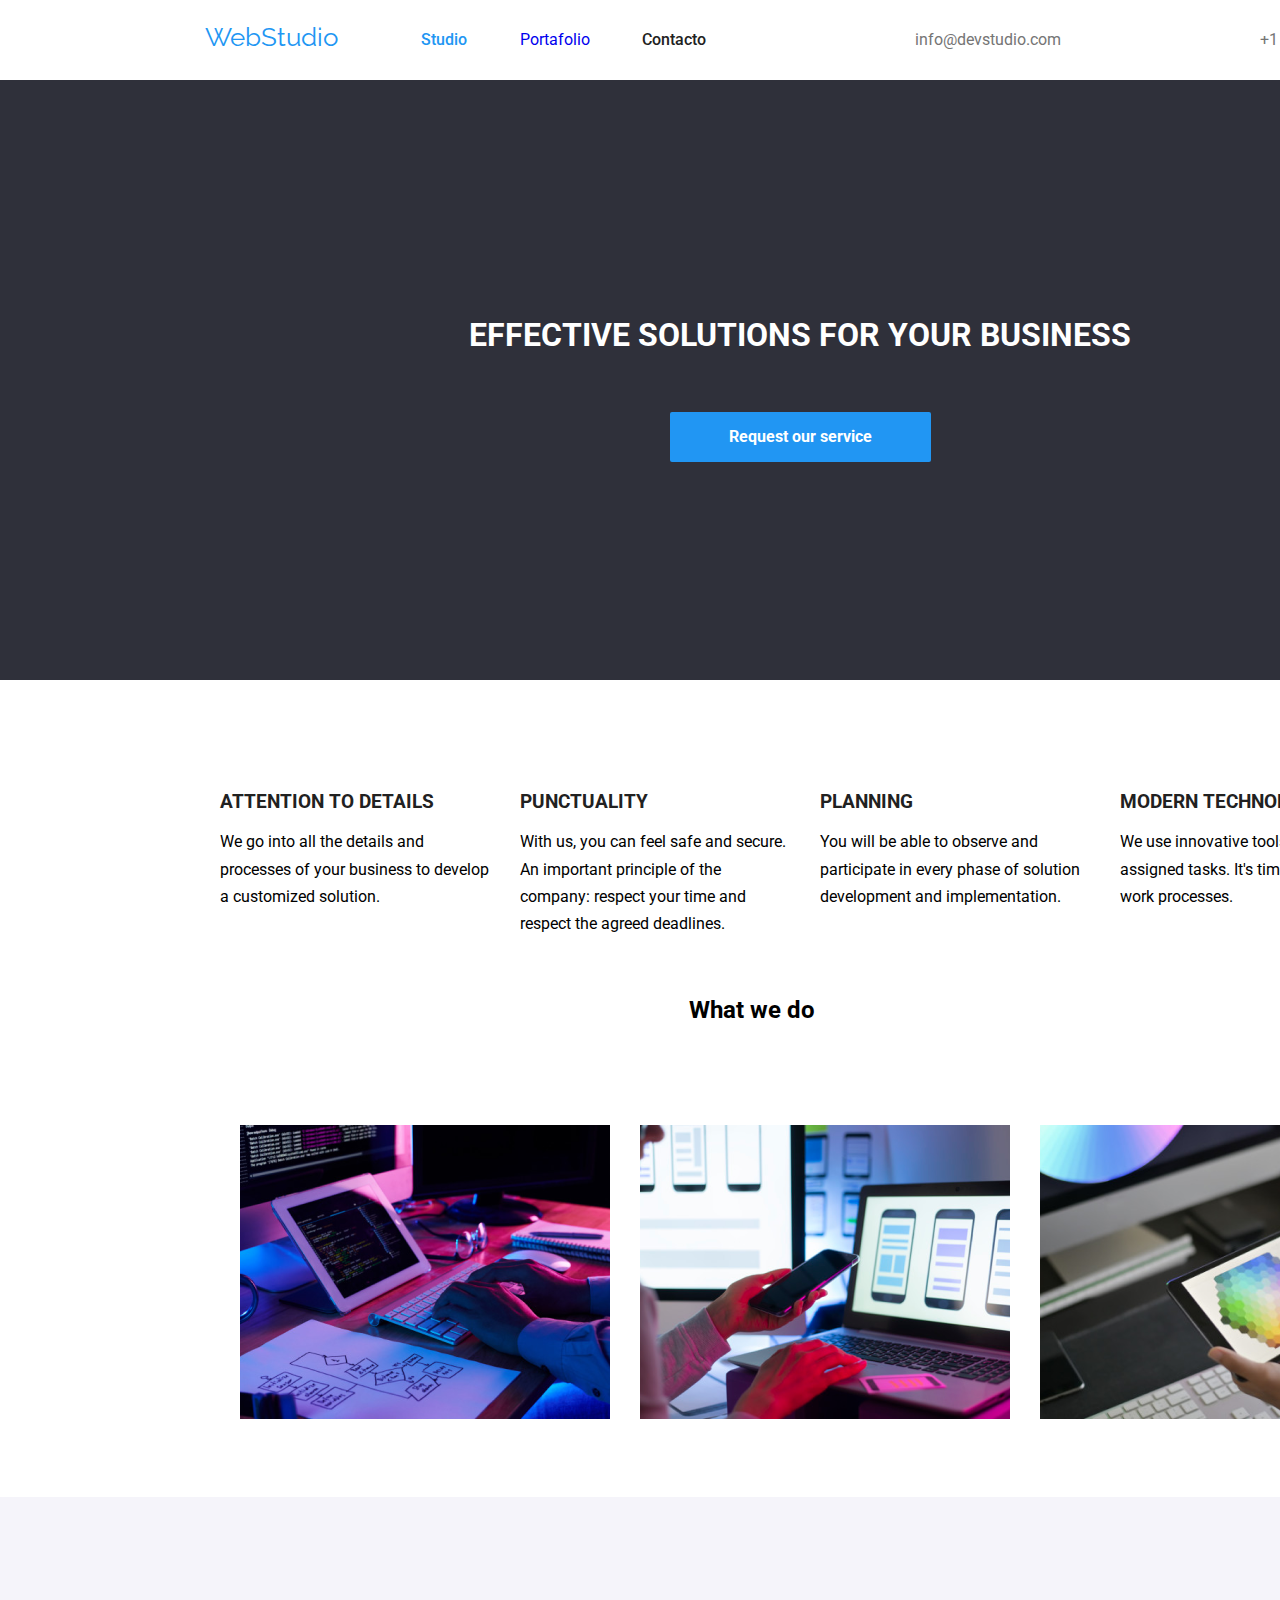
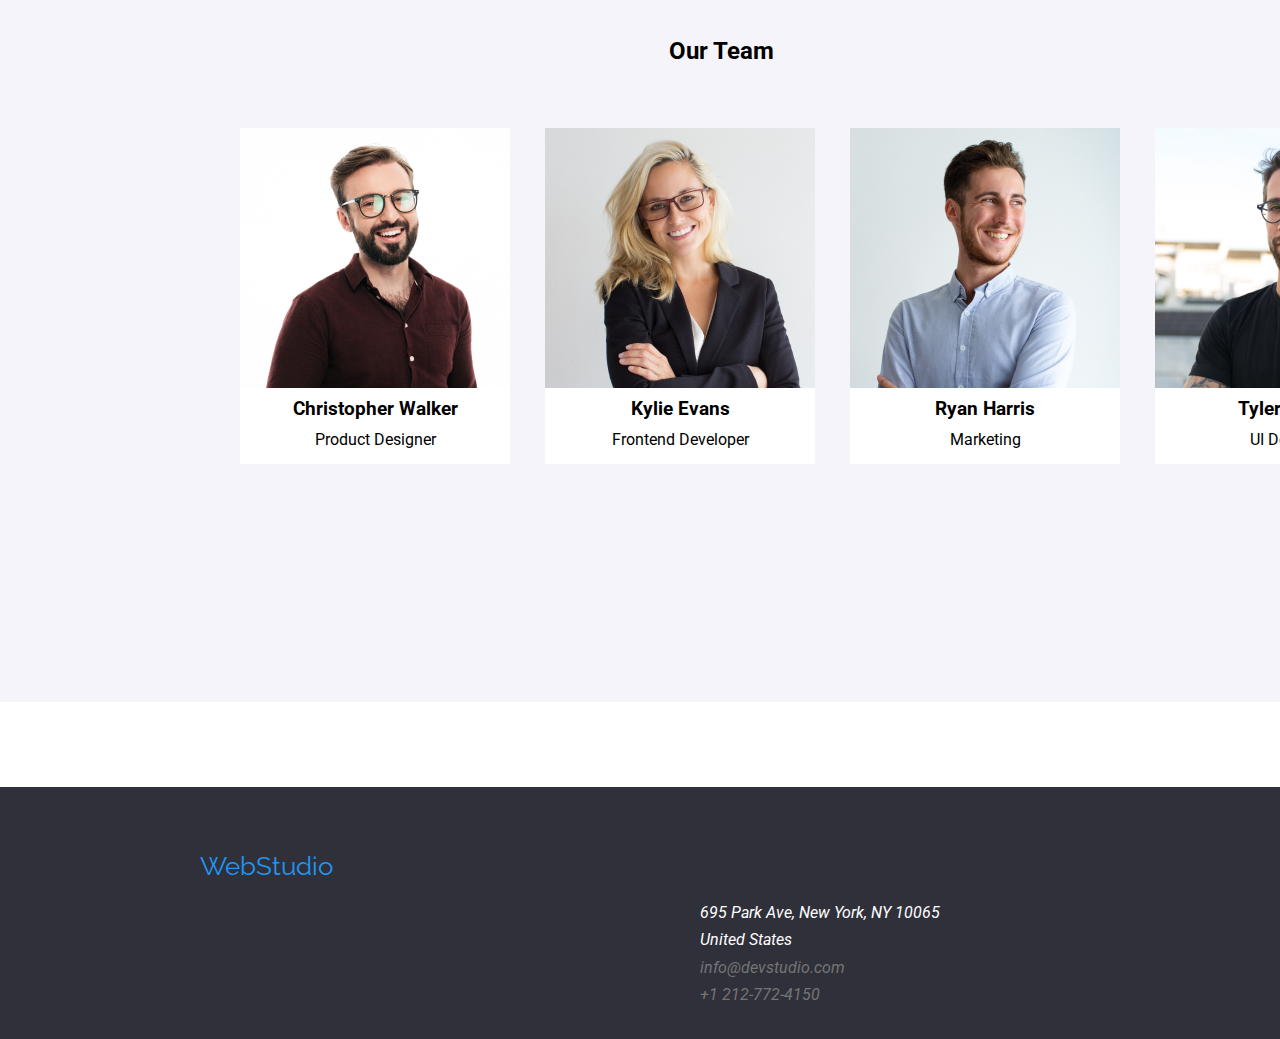
<file: index.html>
<!DOCTYPE html>
<html lang="en">
  <head>
    <meta charset="UTF-8" />
    <meta http-equiv="X-UA-Compatible" content="IE=edge" />
    <meta name="viewport" content="width=device-width, initial-scale=1.0" />
    <title>index</title>
    <link rel="stylesheet" href="css/normalize.css" />
    <link rel="stylesheet" href="css/styles.css" />
  </head>
  <body>
    <div class="container-principal">
    <div  class="container">
      <link rel="preconnect" href="https://fonts.googleapis.com" />
      <link rel="preconnect" href="https://fonts.gstatic.com" crossorigin />
      <link
        href="https://fonts.googleapis.com/css2?family=Raleway:wght@700&family=Roboto:wght@400;500;700;900&display=swap"
        rel="stylesheet"
      />
      <!--titulo-->
      <header class="page-header">
      <nav class="sitio-navegacion">
        <div class="contenedor-navegacion">
        <p>
          <a class="logo" href="https://google.com">WebStudio</a>
        </p>
        <!--seccion link-->
        <ul class="menu">
          <li class="item">
            <a class="link-active"           
              href="./index.html" 
              target="_blank"
              rel="noopener noreferrer"
              
              >Studio</a
            >
          </li>
          <li class="item">
            <a
            style="text-decoration:none"  
              href="./portafolio.html" 
              target="_blank"
              rel="noopener noreferrer"
              >Portafolio</a
            >
          </li>
          <li class="item">
            <a class="link-contacto"
              href="https://google.com"
              target="_blank"
              rel="noopener noreferrer"
              >Contacto</a
            >
          </li>
        </ul>
      <!--contactos-->
      <ul class="comunicacion">
        <li class="numero" >
          <a id="contacto-uno" class="contacto"href="https://google.com" > info@devstudio.com</a>
        </li>
        <li class="numero">
          <a class="contacto-dos"href="https://google.com" >+1 212-772-4150</a>
        </li>
      </ul>
    </nav>
    </header>
  

    <!--seccion soluciones-->
    <main>
      
      <section class="soluciones">
        <div class="contenedor-soluciones">
        <h1 class="titulo-soluciones">EFFECTIVE SOLUTIONS FOR YOUR BUSINESS</h1>
        <button type="button" class="boton-uno">Request our service</button>
      </div>
      </section>
      
      

      <!--titulo y texto-->
      <section class="detalles">
        <div class="contenedor-de-cajitas">
        <ul class="cajitas">
          <li class="future">
            <h3 class="index-title">ATTENTION TO DETAILS</h3>
            <p class="index-text">
              We go into all the details and processes of your business to
              develop a customized solution.
            </p>
          </li>
          <li class="future">
            <h3 class="index-title">PUNCTUALITY</h3>
            <p class="index-text">
              With us, you can feel safe and secure. An important principle of
              the company: respect your time and respect the agreed deadlines.
            </p>
          </li>
          <li class="future">
            <h3 class="index-title">PLANNING</h3>
            <p class="index-text">
              You will be able to observe and participate in every phase of
              solution development and implementation.
            </p>
          </li>
          <li class="future">
            <h3 class="index-title">MODERN TECHNOLOGIES</h3>
            <p class="index-text">
              We use innovative tools to solve assigned tasks. It's time to
              simplify work processes.
            </p>
          </li>
        </ul>
        </div>
      </section>

      <!--informacion a que nos dedicamos-->
      <div class="contenedor-fotografias">
      <section class="informacion">
        <h2 class="titulo-dos">What we do</h2>
        <ul class="imagenes">
          <li class="fotografia">
            <a class="imagen" href="#" class="link">
              <img
                src="./images/img.png"
                alt="keyboard image"
                width="370"
              />
            </a>
          </li>
          <li class="fotografia">
            <a class="imagen" href="#" class="link">
              <img
                src="./images/img-1.png"
                width="370"
                alt="notebook image"
              />
            </a>
          </li>
          <li class="fotografia">
            <a class="imagen" href="#" class="link">
              <img
                src="./images/img-2.png"
                width="370"
                alt="color palet image"
              />
            </a>
          </li>
        </ul>
      </div>
    </section>

      <!--equipo-->
      <section class="equipo">
        <div class="contenedor-equipo">
        <h2 class="titulo-dos">Our Team</h2>
        <div class="contenedor-de-foto">
        <ul class="mi-equipo">
          <li class="foto">
            <a href="#" class="link">
              <img
                src="./images/img-3.png"
                class="imagen"
                alt="Perfil 1 image"
                width="270"
              />
            </a class="texto">
            <h3 class="nombre">Christopher Walker</h3>
            <p class="texto-nombre">Product Designer</p>
          </li>
          <li class="foto">
            <a href="#" class="link">
              <img
                src="./images/img-4.png"
                class="imagen"
                alt="Perfil 2 image"
                width="270"
              />
            </a class="texto" >
            <h3 class="nombre">Kylie Evans</h3>
            <p class="texto-nombre">Frontend Developer</p>
          </li>
          <li class="foto">
            <a href="#" class="link">
              <img
                src="./images/img-5.png"
                class="imagen"
                alt="Perfil 3 image"
                width="270"
              />
            </a class="texto">
            <h3 class="nombre">Ryan Harris</h3>
            <p class="texto-nombre">Marketing</p>
          </li>
          <li class="foto">
            <a href="#" class="link">
              <img
                src="./images/img-6.png"
                class="imagen"
                alt="Perfil 4 image"
                width="270"
              />
            </a class="texto">
            <h3 class="nombre">Tyler Moore</h3>
            <p class="texto-nombre">UI Designer</p>
          </li>
        </ul>
        </div>
      </section>
      </div>
  </main>
    <!--pie de pagina-->
    <footer class="pie-de-pagina">
      <div class="contenedor-direccion">
       <a class="logo-dos" href="https://google.com"> WebStudio</a>
       <address>
        <!--direccion-->
        <ul class="redes">
          <li class="comunicaciones">
            <a   class="direccion"
              href="./695 Park Ave, New York, NY 10065.html"
              target="_blank"
              rel="noopener noreferrer"
            >695 Park Ave, New York, NY 10065</a
            >
          </li>

          <li class="comunicaciones">
          <a class="direccion"
              href="./United States.html"
              target="_blank"
              rel="noopener noreferrer"
              >United States</a
            >
          </li>
          <!--contactos-->
          <li class="comunicaciones">
            <a class="contacto-dos" href="./info@devstudio.com.html" 
              >info@devstudio.com</a
            >
          </li>

          <li class="comunicaciones">
            <a class="contacto" href="+1 212-772-4150" >+1 212-772-4150</a>
          </li>
        </ul>
      </div>
      </address>
    </footer>
  </div>
</div>
</div>
  </body>
</html>
</file>
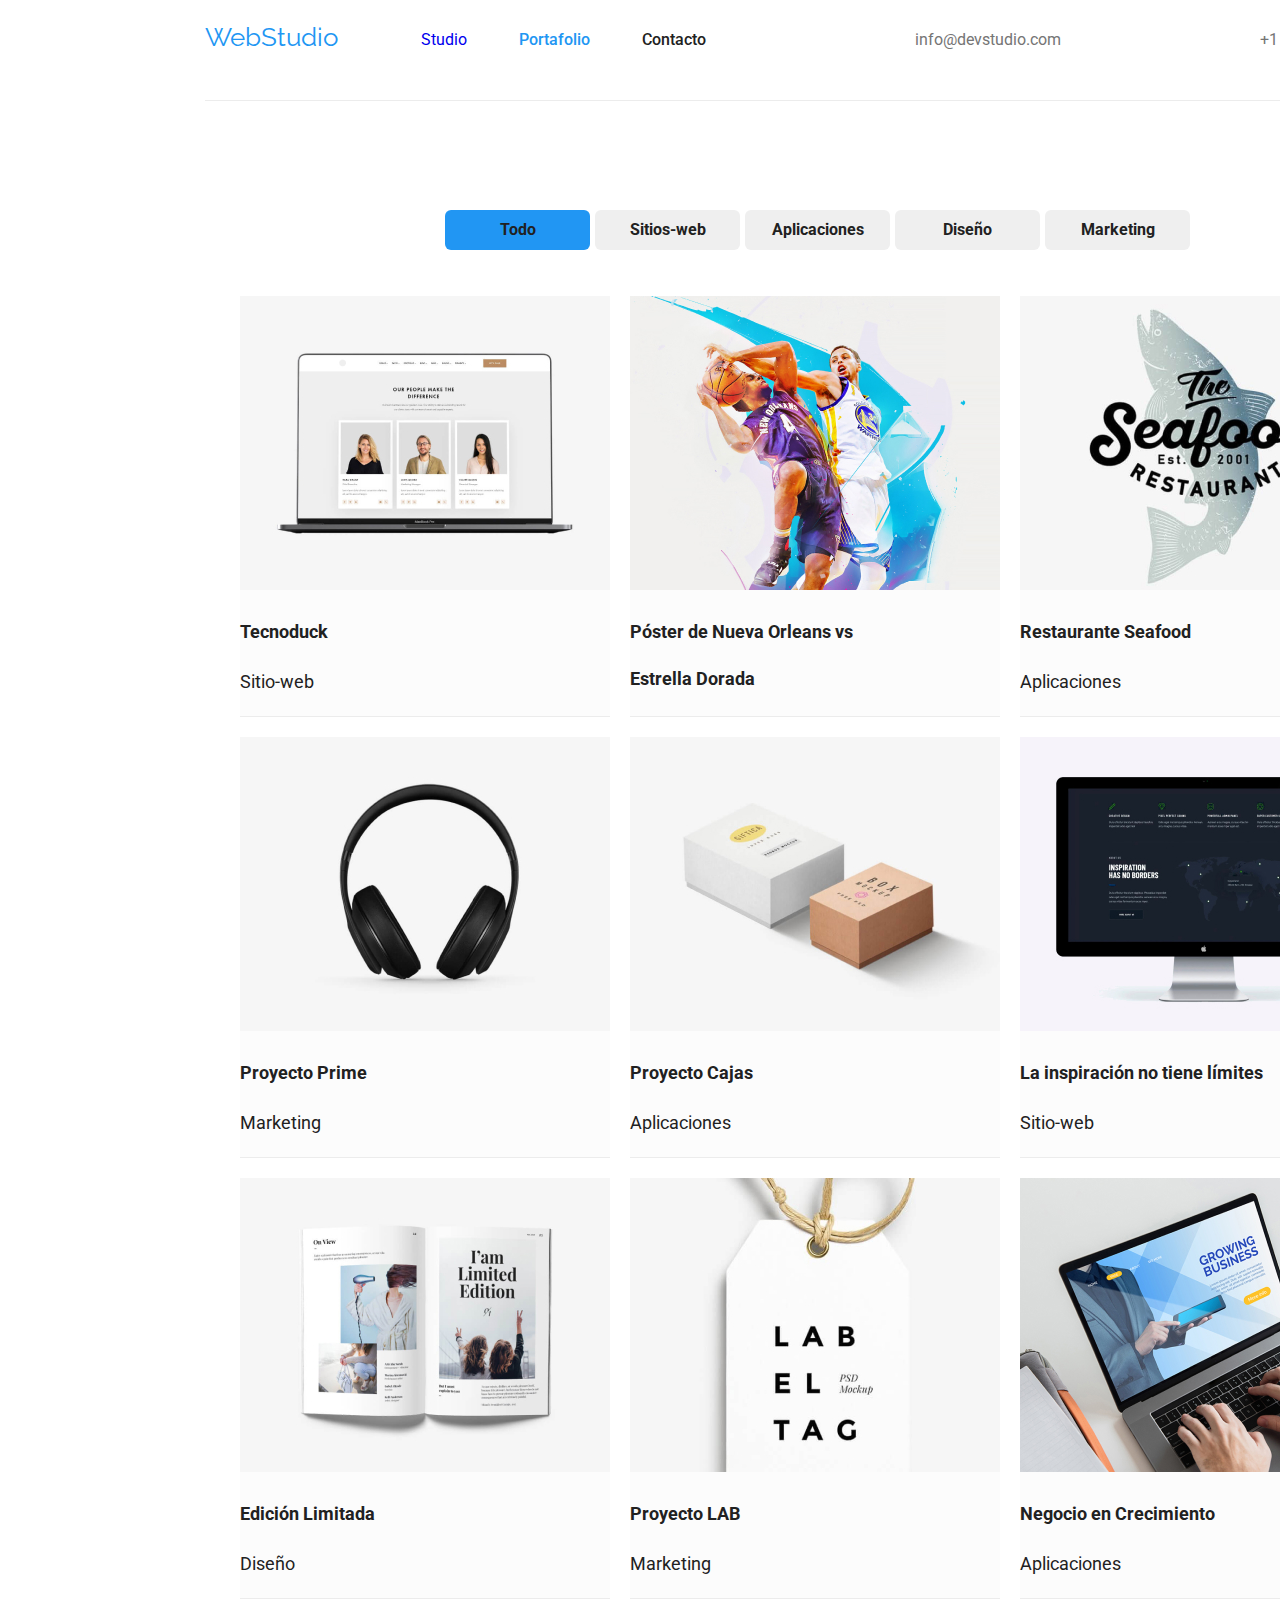
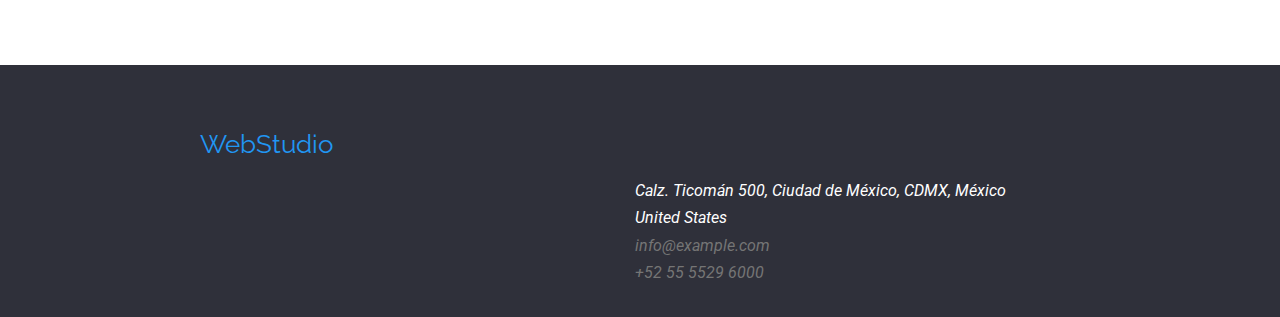
<file: portafolio.html>
<!DOCTYPE html>
<html lang="en">
  <head>
    <meta charset="UTF-8" />
    <meta http-equiv="X-UA-Compatible" content="IE=edge" />
    <meta name="viewport" content="width=device-width, initial-scale=1.0" />
    <title>portafolio</title>
    <link rel="stylesheet" href="css/normalize.css" />
    <link rel="stylesheet" href="css/styles.css" />
  </head>
  <body>
    <div class="container-principal-portafolio">
  <div  class="container">
      <link rel="preconnect" href="https://fonts.googleapis.com" />
      <link rel="preconnect" href="https://fonts.gstatic.com" crossorigin />
      <link
        href="https://fonts.googleapis.com/css2?family=Raleway:wght@700&family=Roboto:wght@400;500;700;900&display=swap"
        rel="stylesheet"
      />
  <!--titulo-->
  <header class="page-header">
      <nav class="sitio-navegacion">
        <div class="contenedor-navegacion">
        <p>
          <a class="logo" href="https://google.com" >WebStudio</a>
        </p>
        <!--seccion link-->
        <ul class="menu">
          <li  class="item">
            <a
            style="text-decoration:none"  
            href="./index.html"
              target="_blank"
              rel="noopener noreferrer"
              >Studio</a
            >
          </li>
          <li  class="item">
            <a
              class="link-active"
              href="./portafolio.html"
              target="_blank"
              rel="noopener noreferrer"
              >Portafolio</a
            >
          </li  class="item">
          <li>
            <a
              class="link-contacto"
              href="https://google.com"
              target="_blank"
              rel="noopener noreferrer"
              >Contacto</a
            >
          </li>
        </ul>
      <!--contactos-->
      <ul class="comunicacion">
        <li class="numero">
          <a id="contacto-uno" class="contacto"href="https://google.com"> info@devstudio.com</a>
        </li>
        <li class="numero">
          <a class="contacto" href="https://google.com">+1 212-772-4150</a>
          
        </li>
      </ul>
    
      </div>
      <div class="linea"></div>
    </nav>
    </header>
 
    <!--botones-->
    <div class="contenedor-de-botones">
    <main class="portafolio">
      <section class="section-portafolio">
       
        <ul class="boton">
          <li class="items"><button type="button" class="boton-type-todo">Todo</button></li>
          <li class="items"><button type="button" class="boton-type">Sitios-web</button></li>
          <li class="items"><button type="button" class="boton-type">Aplicaciones</button></li>
          <li class="items"><button type="button" class="boton-type">Diseño</button></li>
          <li class="items"><button type="button" class="boton-type">Marketing</button></li>
        </ul>
        <!--proyectos-->
        <div class="proyectos">
        <ul class="grupo-uno">
          <li class="fotos">
            <a href="#" class="link">
              <img
                src="./images2/imagenimg1.jpg"
                class="imagen"
                alt="keyboard image"
                width="370"
              />
              <h2 class="portafolio-title">Tecnoduck</h2>
              <p class="portafolio-text">Sitio-web</p>
            </a>
          </li>
          <li class="fotos">
            <a href="#" class="link">
              <img
                src="./images2/imagenimg2.jpg"
                class="imagen"
                alt="keyboard image"
                width="370"
              />
              <h2 class="portafolio-title">Póster de Nueva Orleans vs</h2>
              <h2 class="portafolio-title">Estrella Dorada</h2>
            </a>
          </li>
          <li class="fotos">
            <a href="#" class="link">
              <img
                src="./images2/imagenimg3.jpg"
                class="imagen"
                alt="keyboard image"
                width="370"
              />
              <h2 class="portafolio-title">Restaurante Seafood</h2>
              <p class="portafolio-text">Aplicaciones</p>
            </a>
          </li>
          <li class="fotos">
            <a href="#" class="link">
              <img
                src="./images2/imagenimg4.jpg"
                class="imagen"
                alt="keyboard image"
                width="370"
              />
              <h2 class="portafolio-title">Proyecto Prime</h2>
              <p class="portafolio-text">Marketing</p>
            </a>
          </li>
          <li class="fotos">
            <a href="#" class="link">
              <img
                src="./images2/imagenimg5.jpg"
                class="imagen"
                alt="keyboard image"
                width="370"
              />
              <h2 class="portafolio-title">Proyecto Cajas</h2>
              <p class="portafolio-text">Aplicaciones</p>
            </a>
          </li>
          <li class="fotos">
            <a href="#" class="link">
              <img
                src="./images2/imagenimg6.jpg"
                class="imagen"
                alt="keyboard image"
                width="370"
              />
              <h2 class="portafolio-title">La inspiración no tiene límites</h2>
              <p class="portafolio-text">Sitio-web</p>
            </a>
          </li>
          <li class="fotos">
            <a href="#" class="link">
              <img
                src="./images2/imagenimg7.jpg"
                class="imagen"
                alt="keyboard image"
                width="370"
              />
              <h2 class="portafolio-title">Edición Limitada</h2>
              <p class="portafolio-text">Diseño</p>
            </a>
          </li>
          <li class="fotos">
            <a href="#" class="link">
              <img
                src="./images2/imagenimg8.jpg"
                class="imagen"
                alt="keyboard image"
                width="370"
              />
              <h2 class="portafolio-title">Proyecto LAB</h2>
              <p class="portafolio-text">Marketing</p>
            </a>
          </li>
          <li class="fotos">
            <a href="#" class="link">
              <img
                src="./images2/imagenimg9.jpg"
                class="imagen"
                alt="keyboard image"
                width="370"
              />
              <h2 class="portafolio-title">Negocio en Crecimiento</h2>
              <p class="portafolio-text">Aplicaciones</p>
            </a>
          </li>
        </ul>
        </div>
      </section>
    </main>
    </div>
    <!--pie de pagina-->
    <footer class="pie-de-pagina">
      <div class="contenedor-direccion">
      <a class="logo-dos" href="https://google.com" > WebStudio</a>
      <!--direccion-->
      <address>
        <ul class="redes">
          <li class="comunicacion">
            <a class="direccion"
              href="./Calz. Ticomán 500, Ciudad de México, CDMX, México.html"
              target="_blank"
              rel="noopener noreferrer"
              >Calz. Ticomán 500, Ciudad de México, CDMX, México</a
            >
          </li>

          <li class="comunicacion">
            <a class="direccion"
              href="./Mexico, CDMX, Mexico.html"
              target="_blank"
              rel="noopener noreferrer"
              >United States</a
            >
          </li>
          <!--contactos-->
          <li class="comunicacion">
            <a class="contacto-dos" href="info@example.com" >info@example.com</a>
          </li>

          <li>
            <a class="contacto" href="+52 55 5529 6000" >+52 55 5529 6000</a>
          </li>
        </ul>
      </address>
    </footer>
    </div>
  </div>
 </div>
  </body>
</html>
</file>
<file: css/styles.css>
/*INDEX*/

body {
  background-color: #e5e5e5;
  font-family: 'Roboto', 'Arial', sans-serif;
}

:root {
  --color-hover-focus: rgba(33, 150, 243, 1);
  --color-letra-blanca: rgba(255, 255, 255, 1);
  --color-resaltado-boton: rgba(33, 150, 243, 1);
}
footer {
  display: flex;
  width: 1600px;
  height: 252px;
  background-color: rgba(47, 48, 58, 1);
  height: 252px;
  line-height: 1.7em;
  margin-top: 85px;
}
.container-principal {
  display: flex;
  flex-direction: column;
  width: 1600px;
  background-color: rgb(255, 255, 255, 1);
  background-size: 100vw;
  align-items: center;
  margin: auto;
}
.container-principal-portafolio {
  display: flex;
  flex-direction: column;
  width: 1600px;
  background-color: rgb(255, 255, 255, 1);
  background-size: 100vw;
  align-items: center;
  margin: auto;
}
.container {
  display: flex;
  flex-direction: column;
  width: 1200px;
  padding-left: 15px;
  padding-right: 15px;
  margin-left: 15px;
  margin-right: 15px;
  align-items: center;
  justify-content: center;
}
/*SECCION SOLUCIONES*/
.soluciones {
  display: flex;
  background-color: rgba(47, 48, 58, 1);
  line-height: 3em;
  width: 1600px;
  height: 600px;
  align-items: center;
  margin: auto;
}

.titulo-soluciones {
  color: var(--color-letra-blanca);
  line-height: 1em;
}
.titulo-soluciones:hover {
  color: var(--color-hover-focus);
}
.boton-uno {
  font-weight: 700;
  font-size: 16px;
  background-color: var(--color-resaltado-boton);
  color: var(--color-letra-blanca);
  border: none;
  border-radius: 2px;
  cursor: pointer;
  line-height: 1.8em;
  width: 261px;
  height: 50px;
  border: 3px;
  padding: 10px, 32px, 10px, 32px;
  margin-top: 40px;
}
.contenedor-soluciones {
  display: flex;
  flex-direction: column;
  align-items: center;
  margin: auto;
}

.boton-uno:focus {
  background-color: var(--color-hover-focus);
  color: var(--color-letra-blanca);
}
.boton-uno:hover {
  background-color: var(--color-hover-focus);
  color: var(--color-letra-blanca);
}
main {
  line-height: 1.7em;
}

/*TITULO Y TEXTO*/
.index-title {
  cursor: pointer;
  text-transform: uppercase;
  color: rgba(33, 33, 33, 1);
  height: 16px;
  width: 270px;
  line-height: 16.41px;
}
.index-text {
  height: 96px;
  width: 270px;
  left: 515px;
  top: 801px;
}
.index-title:hover,
.index-text:hover {
  color: var(--color-hover-focus);
}
.detalles li {
  list-style: none;
}
.imagen:hover {
  border: 2px solid var(--color-hover-focus);
}

.cajitas {
  display: flex;
  width: 1200px;
  margin: auto;
  height: 122px;
  left: 215px;
  top: 775px;
  margin-top: 95px;
}
.future {
  flex-direction: column;
  flex-wrap: wrap;
  justify-content: space-between;
  margin-right: 30px;
  flex-shrink: 30%;
}
/*INFORMACION A QUE NOS DEDICAMOS*/
.informacion li {
  list-style: none;
}
.titulo-dos:hover {
  color: var(--color-hover-focus);
}
.contenedor-fotografias {
  display: flex;
  width: 1200px;
  height: 600px;
  align-items: center;
  margin: auto;
}
.imagenes {
  display: flex;

  margin-top: 55px;
}
.fotografia {
  display: flex;
  flex-direction: column;
  flex-wrap: wrap;
  justify-content: space-between;
  margin-right: 30px;
}

/*EQUIPO*/
.link {
  text-decoration: none;
  --height: 1.5em;
}
.equipo li {
  list-style: none;
}

.nombre:hover,
.texto-nombre:hover {
  color: var(--color-hover-focus);
  border: none;
}
.equipo {
  display: flex;
  width: 100%;
  background-color: rgba(245, 244, 250, 1);
}
.contenedor-equipo {
  display: block;
  width: 1200px;
  margin: auto;
  height: 710px;
  padding-top: 95px;
  justify-items: center;
  align-items: center;
}

.titulo-dos {
  display: flex;
  width: 263px;
  height: 120px;
  justify-items: center;
  align-items: center;
  margin: auto;
}
.contenedor-de-foto {
  display: flex;
  height: 368px;
  width: 100%;
}
.mi-equipo {
  display: flex;
  flex-wrap: nowrap;
  gap: 35px;
}
.foto {
  padding: 0px;
  background-color: rgba(255, 255, 255, 1);
  width: 270px;
}
/*PORTAFOLIO*/
header {
  line-height: 1, 7em;
}
/*TITULO*/
/*navegacion*/
.page-header {
  display: flex;
  height: 80px;
  align-items: center;
  justify-content: space-between;
}
.sitio-navegacion {
  height: 80px;
  align-items: center;
  margin: auto;
}
.contenedor-navegacion {
  display: flex;
  height: 80px;
  align-items: center;
  margin: auto;
  justify-content: space-between;
}
.menu {
  display: flex;
  width: 285px;
  height: 16x;
  padding: 15px;
  margin-left:50px ;
  list-style: none;
  justify-content: space-between;

}
.numero {
  display: inline-flex;
  width: 285px;
  height: 16x;
  padding: 15px;
  margin: 0;
  list-style: none;
  justify-content: flex-end;
}
.sitio-navegacion li {
  list-style: none;
}
.logo {
  font-family: raleway;
  font-size: 26px;
  text-decoration: none;
  color: rgba(33, 150, 243, 1);
  display: flex;
  width: 151px;
  height: 35px;
}
.logo:focus {
  color: var(--color-hover-focus);
}
.linea {
  border-top: 0.1em solid rgba(236, 236, 236, 1);
  height: 2px;
  max-width: 1800px;
  padding: 0;
  margin: 20px auto 0 auto;
}

/*SECCION LINK*/
.link-active,
.link-contacto {
  font-weight: 500;
  text-decoration: none;
  color: rgba(33, 33, 33, 1);
  cursor: pointer;
}
.link-active {
  color: var(--color-hover-focus);
}
.link-active:focus,
.link-contacto:focus {
  color: var(--color-hover-focus);
}
.link-active:hover,
.link-contacto:hover {
  color: var(--color-hover-focus);
}

/*CONTACTOS*/
.contacto {
  text-decoration: none;
  color: #757575;
  cursor: pointer;
  list-style: none;
}
.contacto:focus {
  color: var(--color-hover-focus);
}
.contacto:hover {
  color: var(--color-hover-focus);
}
/*BOTONES*/
.section-portafolio {
  line-height: 2em;
}
.section-portafolio li {
  list-style: none;
}
.boton-type,
.boton-type-todo {
  font-weight: 700;
  color: rgba(33, 33, 33, 1);
  border: none;
  border-radius: 2px;
  cursor: pointer;
}
.boton-type-todo {
  background-color: var(--color-resaltado-boton);
}
.boton-type:focus,
.boton-type-todo:focus {
  background: var(--color-hover-focus);
  color: var(--color-letra-blanca);
}
.boton-type:hover,
.boton-type-todo:hover {
  background-color: var(--color-hover-focus);
  color: var(--color-letra-blanca);
}
.contenedor-de-botones {
  display: flex;
  align-content: center;
  margin: auto;
}
.portafolio {
  display: flex;
  height: 1400px;
  align-self: center;
  margin: auto;
  margin-top: 100px;
}
.section-portafolio {
  display: block-flex;
  height: 1360px;
}
.boton {
  display: flex;
  width: 750px;
  height: 100px;
  align-content: center;
  margin: auto;
}
.items {
  display: flex;
  width: 300px;
  height: 60px;
  align-items: center;
  margin: auto;
}
.boton-type,
.boton-type-todo {
  display: flex;
  width: 145px;
  height: 30px;
  padding: 20px;
  justify-content: center;
  align-items: center;
  margin: 0px;
  border-radius: 6px;
}

/*PROYECTOS*/
.portafolio-title,
.portafolio-text {
  font-size: 18px;
  text-decoration: none;
  color: rgba(33, 33, 33, 1);
  cursor: pointer;
}
.fotos {
  border-bottom: 1px solid rgba(236, 236, 236, 1);
}
.portafolio-title:focus,
.portafolio-text:focus {
  color: var(--color-hover-focus);
}
.portafolio-title:hover,
.portafolio-text:hover {
  color: var(--color-hover-focus);
}
.proyectos {
  display: block;
  justify-items: center;
  align-items: center;
  margin: auto;
}
.grupo-uno {
  display: flex;
  flex-wrap: wrap;
  gap: 20px;
}
.fotos {
  display: flex;
  background-color: rgb(252, 252, 252);
}
/*DIRECCION*/
.logo-dos {
  font-family: raleway;
  font-size: 26px;
  text-decoration: none;
  color: rgba(33, 150, 243, 1);
}
.logo-dos:focus {
  color: var(--color-hover-focus);
}
.direccion {
  color: var(--color-letra-blanca);
  text-decoration: none;
  cursor: pointer;
}
.pie-de-pagina li {
  list-style: none;
}
.contenedor-direccion {
  display: block;
  height: 120px;
  width: 1200px;
  justify-items: center;
  align-items: center;
  margin: auto;
}

.nombre {
  display: block;
  height: 30px;
  width: 165px;
  align-items: center;
  margin: auto;
  text-align: center;
  margin: auto;
}
.texto-nombre {
  display: block;
  height: 30px;
  width: 160px;
  align-items: center;
  margin: auto;
  text-align: center;
  margin: auto;
}
.direccion:focus {
  color: var(--color-hover-focus);
}
.direccion:hover {
  color: var(--color-hover-focus);
}
.contacto-dos {
  text-decoration: none;
  color: #757575;
  cursor: pointer;
  list-style: none;
}
.contacto-dos:focus {
  color: var(--color-hover-focus);
}
.contacto-dos:hover {
  color: var(--color-hover-focus);
}
</file>
